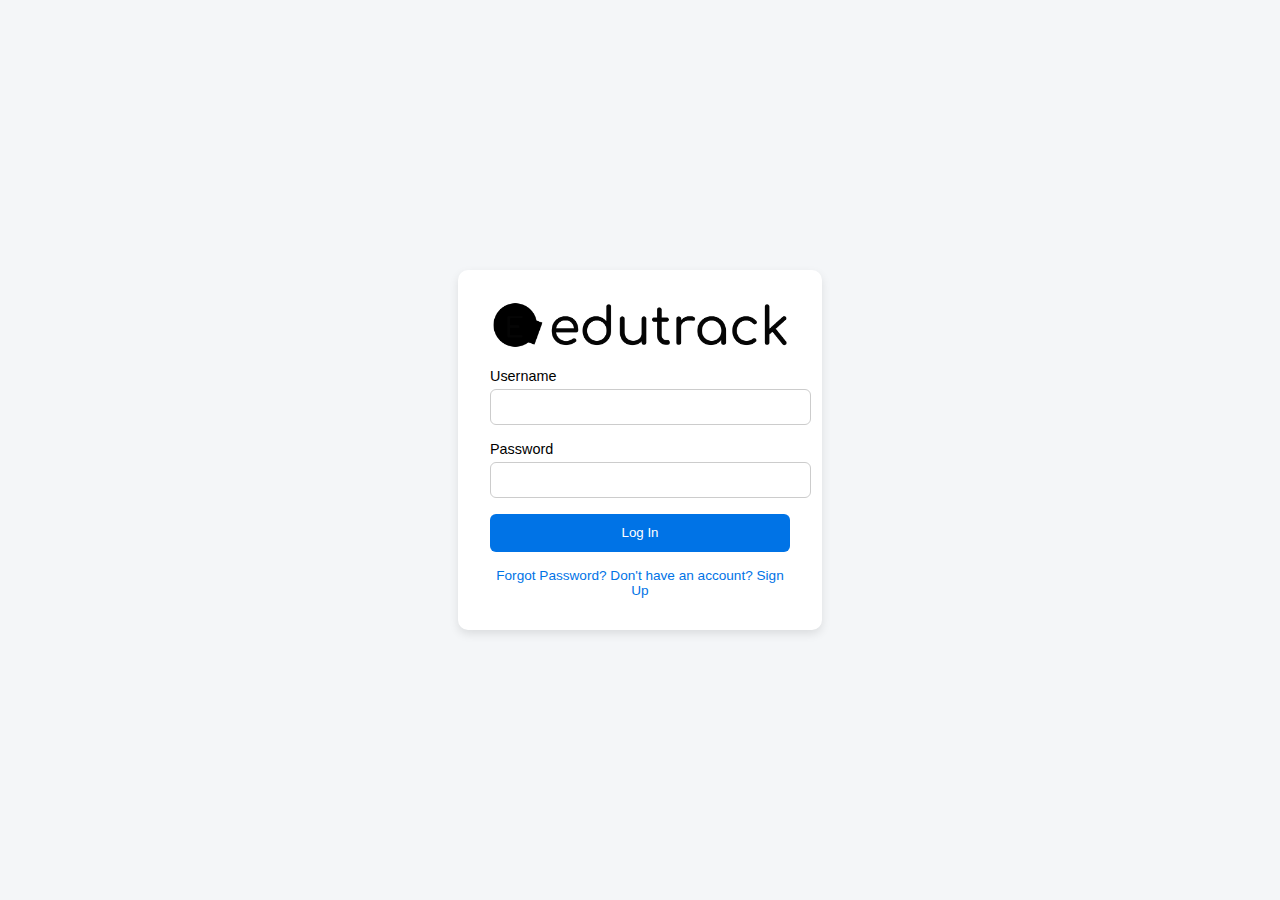
<file: index.html>
<!DOCTYPE html>
<html lang="en">

<head>
    <meta charset="UTF-8">
    <meta name="viewport" content="width=device-width, initial-scale=1.0">
    <title>Login</title>
    <link rel="icon" type="image/png" sizes="16x16" href="./favicon.ico">
    <link rel="stylesheet" href="./css/index.css">
    <script src="./js/login.js" defer></script>
</head>

<body>
        <div class="login-container">
            <header class="login-header">
                <img src="./assets/logos/edutrack.png" alt="Academica Logo" class="login-logo">
            </header>
            <form method="POST" class="login-form" id="login-form">
                <div class="form-group">
                    <label for="username">Username</label>
                    <input type="text" id="username" name="username" required>
                </div>
                <div class="form-group">
                    <label for="password">Password</label>
                    <input type="password" id="password" name="password" required>
                </div>
                <button type="submit" class="login-button">Log In</button>
                <div class="form-links">
                    <a href="#" class="forgot-password">Forgot Password?</a>
                    <a href="#" class="signup-link">Don't have an account? Sign Up</a>
                </div>
            </form>
        </div>
</body>

</html>
</file>
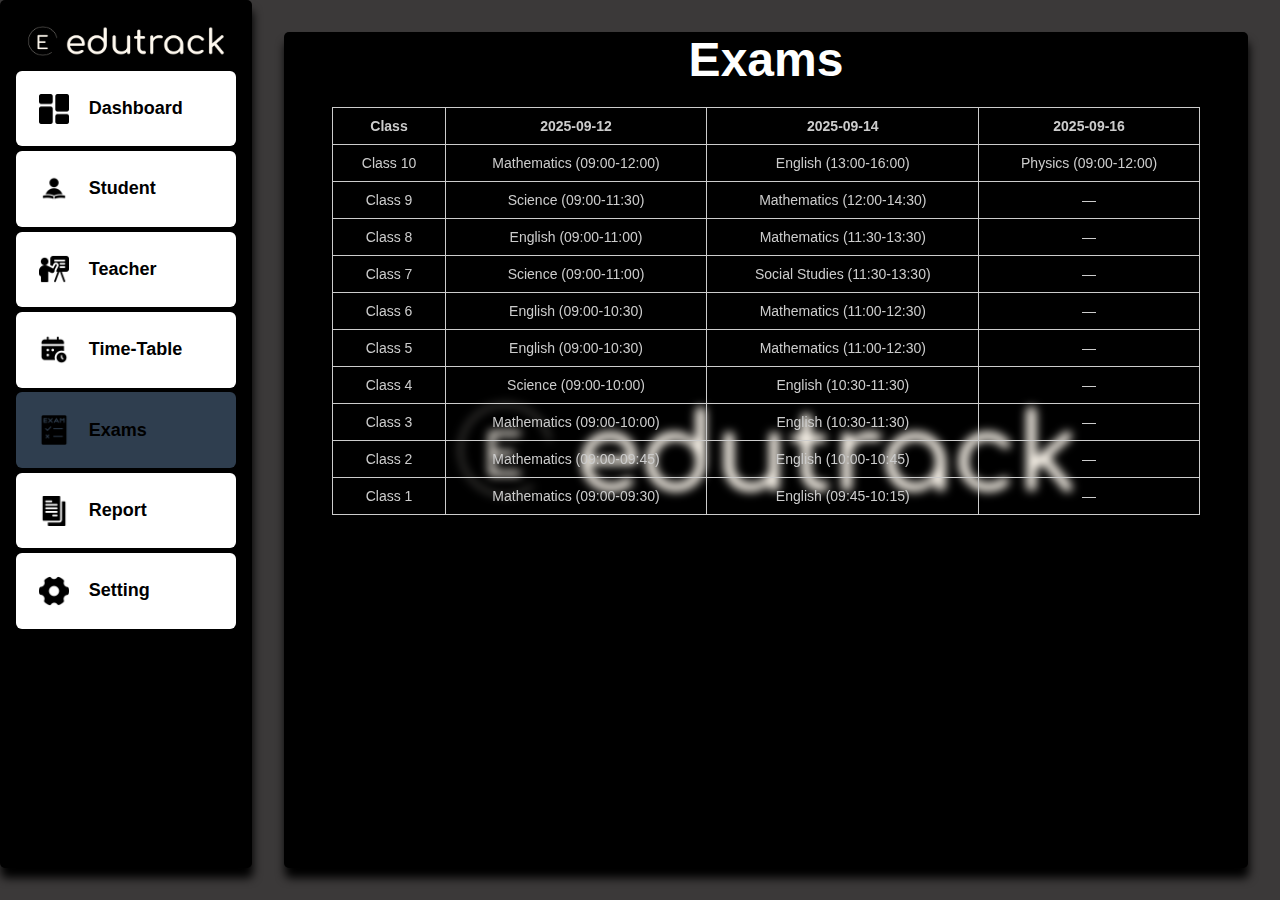
<file: exams.html>
<!DOCTYPE html>
<html>
    <head>
    <meta charset="UTF-8" />
    <meta name="viewport" content="width=device-width, initial-scale=1.0" />
    <title>Exams</title>
        <link rel="icon" type="image/png" sizes="16x16" href="./favicon.ico">

    <!-- <link rel="stylesheet" href="./css/student.css" /> -->
    <link rel="stylesheet" href="./css/common.css">
    <link rel="stylesheet" href="./css/sidebar.css">
    <link rel="stylesheet" href="./css/exams.css">
    <script src="./js/exams.js" defer></script>
  </head>
  <body>
    <div class="super-container">
        <aside class="sidebar">
        <img src="./assets/logos/edutrackWhite.png" id="logo" />
        <nav class="sidebar-nav">
          <ul>
            <a href="./home.html"><li><img src="./assets/dashboard.png" /> Dashboard</li> </a>
            <a href="./student.html"><li><img src="./assets/students.png" />Student</li></a>
            <a href="./teachers.html"><li><img src="./assets/teachers.png" />Teacher</li></a>
            <a href="./timetable.html"><li><img src="./assets/time-table.png" />Time-Table</li></a>
            <a href="./exams.html"><li class="highlight"><img src="./assets/exams.png" />Exams</li></a>
            <a href="./report.html"><li><img src="./assets/report.png" />Report</li></a>
            <a href="./settings.html"><li><img src="./assets/setting.png" />Setting</li></a>
          </ul>
        </nav>
      </aside>
      <main class="main-section">
        <div class="heading">Exams</div>
        <table class="exams-table">
          <thead>
            <tr id="header-row">
            </tr>
          </thead>
          <tbody id="table-body">
            <!-- Exam rows will be inserted here dynamically -->
          </tbody>
        </table>
      </main>
    </div>
  </body>
</html>
</file>
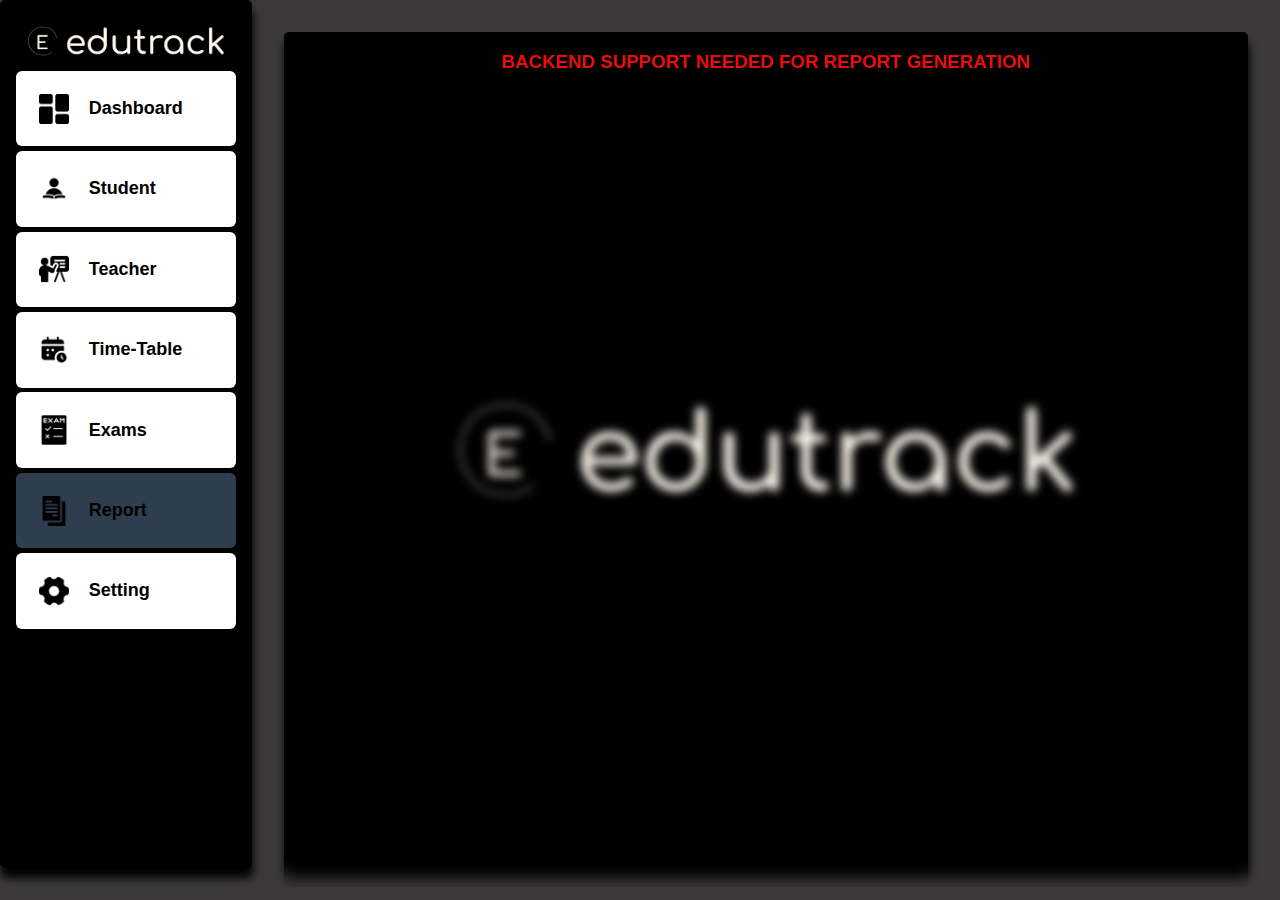
<file: report.html>
<!DOCTYPE html>
<html>
  <head>
    <meta charset="UTF-8" />
    <meta name="viewport" content="width=device-width, initial-scale=1.0" />
    <title>Report</title>
    <link rel="icon" type="image/png" sizes="16x16" href="./favicon.ico" />

    <!-- <link rel="stylesheet" href="./css/student.css" /> -->
    <link rel="stylesheet" href="./css/sidebar.css" />
    <link rel="stylesheet" href="./css/common.css" />
    <script src="./js/student.js" defer></script>
  </head>
  <body>
    <div class="super-container">
      <aside class="sidebar">
        <img src="./assets/logos/edutrackWhite.png" id="logo" />
        <nav class="sidebar-nav">
          <ul>
            <a href="./home.html"
              ><li><img src="./assets/dashboard.png" /> Dashboard</li>
            </a>
            <a href="./student.html"
              ><li><img src="./assets/students.png" />Student</li></a
            >
            <a href="./teachers.html"
              ><li><img src="./assets/teachers.png" />Teacher</li></a
            >
            <a href="./timetable.html"
              ><li><img src="./assets/time-table.png" />Time-Table</li></a
            >
            <a href="./exams.html"
              ><li><img src="./assets/exams.png" />Exams</li></a
            >
            <a href="./report.html"
              ><li class="highlight">
                <img src="./assets/report.png" />Report
              </li></a
            >
            <a href="./settings.html"
              ><li><img src="./assets/setting.png" />Setting</li></a
            >
          </ul>
        </nav>
      </aside>
      <main class="main-section">

        <div class="heading" style="width: 100%;height: 100%; justify-content: center; display: flex;">
          <h3 style="color: rgb(241, 10, 10);text-align: center; height: 100%;width: 100%;backdrop-filter: blur(5px)">BACKEND SUPPORT NEEDED FOR REPORT GENERATION</h3>
        </div>
      </main>
    </div>
  </body>
</html>
</file>
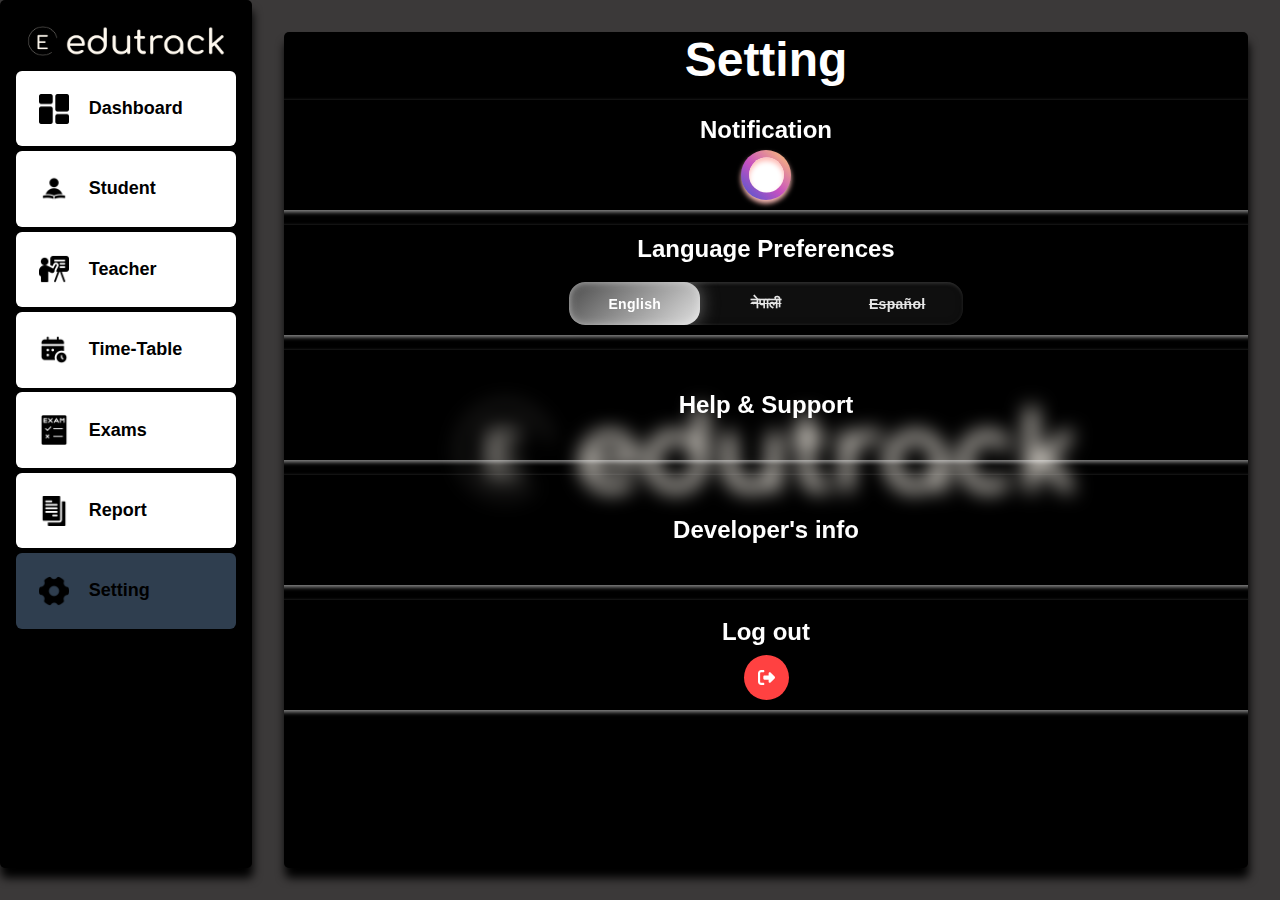
<file: settings.html>
<!DOCTYPE html>
<html>
  <head>
    <meta charset="UTF-8" />
    <meta name="viewport" content="width=device-width, initial-scale=1.0" />
    <title>Setting</title>
    <link rel="icon" type="image/png" sizes="16x16" href="./favicon.ico" />

    <link rel="stylesheet" href="./css/common.css" />
    <!-- <link rel="stylesheet" href="./css/setting.css" /> -->
    <link rel="stylesheet" href="./css/sidebar.css" />
    <link rel="stylesheet" href="./css/setting.css" />
    <script src="./js/settings.js" defer></script>
  </head>
  <body>
    <div class="super-container">
      <aside class="sidebar">
        <img src="./assets/logos/edutrackWhite.png" id="logo" />
        <div class="sidebar-content">
          <nav class="sidebar-nav">
            <ul>
              <a href="./home.html"
                ><li><img src="./assets/dashboard.png" /> Dashboard</li>
              </a>
              <a href="./student.html"
                ><li><img src="./assets/students.png" />Student</li></a
              >
              <a href="./teachers.html"
                ><li><img src="./assets/teachers.png" />Teacher</li></a
              >
              <a href="./timetable.html"
                ><li><img src="./assets/time-table.png" />Time-Table</li></a
              >
              <a href="./exams.html"
                ><li><img src="./assets/exams.png" />Exams</li></a
              >
              <a href="./report.html"
                ><li><img src="./assets/report.png" />Report</li></a
              >
              <a href="./settings.html"
                ><li class="highlight">
                  <img src="./assets/setting.png" />Setting
                </li></a
              >
            </ul>
          </nav>
        </div>
      </aside>
      <main class="main-section">
        <div class="header">Setting</div>
        <ul>
          <li>
            <span></span>
            <div class="setting-header">Notification</div>
            <div class="checkbox-wrapper">
              <input id="_checkbox-26" type="checkbox" />
              <label for="_checkbox-26">
                <div class="tick_mark"></div>
              </label>
            </div>
          </li>
          <li>
            <!-- <span></span> -->
            <div class="setting-header">Language Preferences</div>
            <h5 class="language-notification">Other language not available</h5>
            <!-- From Uiverse.io by chase2k25 -->
            <div class="glass-radio-group">
              <input type="radio" name="plan" id="glass-silver" checked="" />
              <label for="glass-silver">English</label>

              <input type="radio" name="plan" id="glass-gold" />
              <label for="glass-gold"><del>नेपाली</del></label>

              <input type="radio" name="plan" id="glass-platinum" />
              <label for="glass-platinum"><del>Español</del></label>

              <div class="glass-glider"></div>
            </div>
          </li>
          <li><span></span><div class="setting-header">Help & Support</div><span></span></li>
          <li><span></span><div class="setting-header">Developer's info</div><span></span></li>
          <li>
            <div></div>
            <div class="setting-header">Log out</div>
            <button class="Btn" id="logout-button">
              <div class="sign">
                <svg viewBox="0 0 512 512">
                  <path
                    d="M377.9 105.9L500.7 228.7c7.2 7.2 11.3 17.1 11.3 27.3s-4.1 20.1-11.3 27.3L377.9 406.1c-6.4 6.4-15 9.9-24 9.9c-18.7 0-33.9-15.2-33.9-33.9l0-62.1-128 0c-17.7 0-32-14.3-32-32l0-64c0-17.7 14.3-32 32-32l128 0 0-62.1c0-18.7 15.2-33.9 33.9-33.9c9 0 17.6 3.6 24 9.9zM160 96L96 96c-17.7 0-32 14.3-32 32l0 256c0 17.7 14.3 32 32 32l64 0c17.7 0 32 14.3 32 32s-14.3 32-32 32l-64 0c-53 0-96-43-96-96L0 128C0 75 43 32 96 32l64 0c17.7 0 32 14.3 32 32s-14.3 32-32 32z"
                  ></path>
                </svg>
              </div>
              <div class="text">Logout</div>
            </button>
          </li>
        </ul>
      </main>
    </div>
  </body>
</html>
</file>
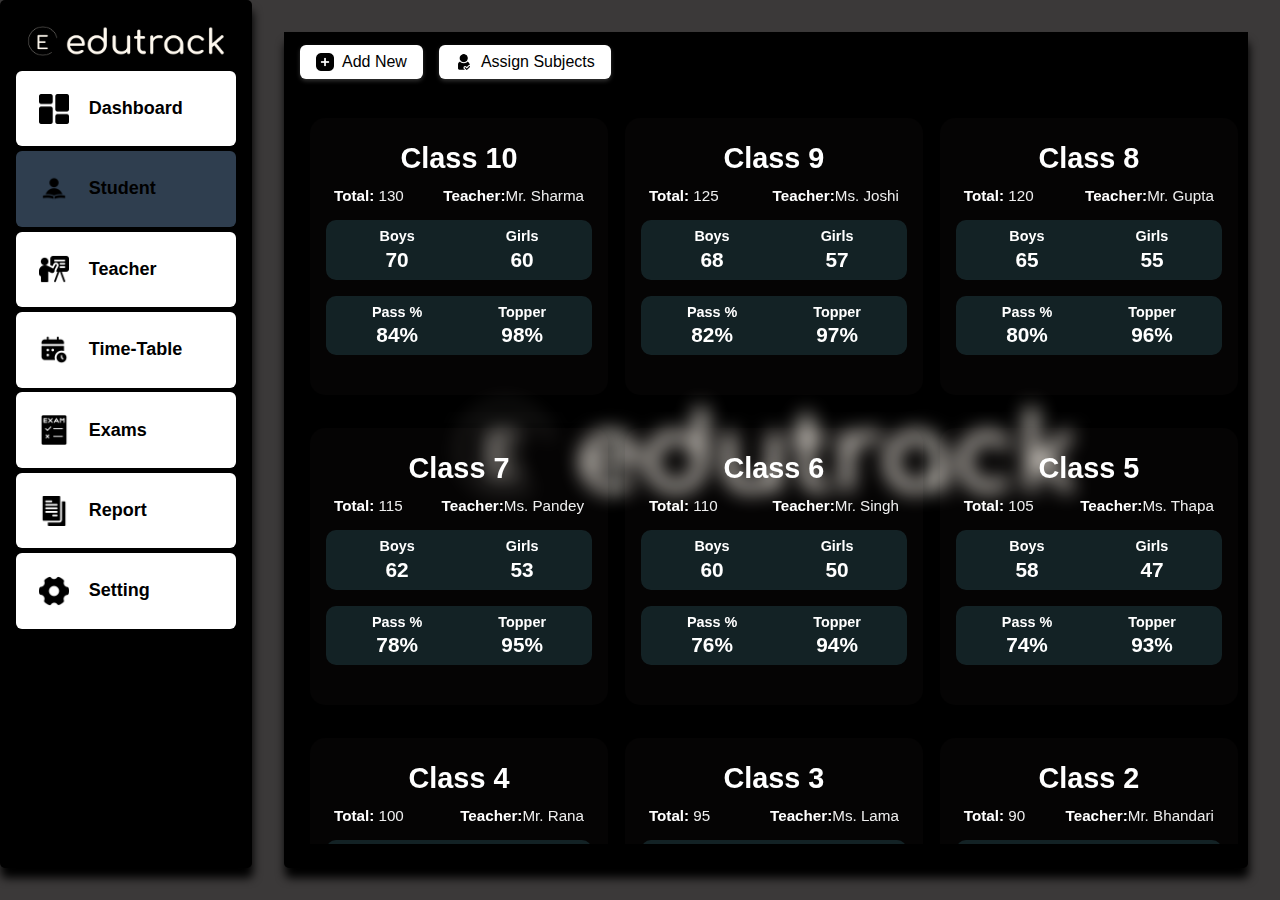
<file: student.html>
<!DOCTYPE html>
<html>
  <head>
    <meta charset="UTF-8" />
    <meta name="viewport" content="width=device-width, initial-scale=1.0" />
    <title>Student</title>
    <link rel="icon" type="image/png" sizes="16x16" href="./favicon.ico" />

    <link rel="stylesheet" href="./css/common.css" />
    <link rel="stylesheet" href="./css/student.css" />
    <link rel="stylesheet" href="./css/sidebar.css" />
    <script src="./js/demoData.js" type="module"></script>
    <script src="./js/student.js" type="module" defer></script>
    <script src="./js/common.js" defer></script>
  </head>
  <body>
    <div class="super-container">
      <aside class="sidebar">
        <img src="./assets/logos/edutrackWhite.png" id="logo" />
        <nav class="sidebar-nav">
          <ul>
            <a href="./home.html"
              ><li><img src="./assets/dashboard.png" /> Dashboard</li>
            </a>
            <a href="./student.html"
              ><li class="highlight">
                <img src="./assets/students.png" />Student
              </li></a
            >
            <a href="./teachers.html"
              ><li><img src="./assets/teachers.png" />Teacher</li></a
            >
            <a href="./timetable.html"
              ><li><img src="./assets/time-table.png" />Time-Table</li></a
            >
            <a href="./exams.html"
              ><li><img src="./assets/exams.png" />Exams</li></a
            >
            <a href="./report.html"
              ><li><img src="./assets/report.png" />Report</li></a
            >
            <a href="./settings.html"
              ><li><img src="./assets/setting.png" />Setting</li></a
            >
          </ul>
        </nav>
      </aside>
      <main class="main-section">
        <div class="optionbar">
          <nav class="option-nav">
            <ul>
              <li onclick="openModal('newStudentModal','Add New Student')">
                <a href="#" class="add-new-btn">
                  <img src="./assets/add.png" alt="Add" /> Add New
                </a>
              </li>
              <li>
                <a href="#" class="assign-subjects">
                  <img src="./assets/assign.png" alt="assign subject" />
                  Assign Subjects</a
                >
              </li>
            </ul>
          </nav>
        </div>
        <!-- New Student Modal -->
        <div id="newStudentModal" class="modal">
          <div class="modal-content">
            <!-- Header -->
            <div class="modal-header">
              <!-- Java script will insert <h2> title </h2 >  here -->
            </div>

            <!-- Student Form -->
            <form class="student-form">
              <div class="form-group">
                <label for="studentClass">Class</label>
                <select id="studentClass" required>
                  <!-- Options will be filled dynamically from JS -->
                </select>
              </div>
              <div class="form-group">
                <label for="studentName">Full Name</label>
                <input
                  type="text"
                  id="studentName"
                  name="studentName"
                  placeholder="Enter student's full name"
                  required
                />
              </div>
              <div class="form-group">
                <label>Gender:</label>
                <div class="gender-options">
                  <label>
                    <input type="radio" name="gender" value="Male" required />
                    Male
                  </label>
                  <label>
                    <input type="radio" name="gender" value="Female" required />
                    Female
                  </label>
                  <label>
                    <input type="radio" name="gender" value="Other" /> Other
                  </label>
                </div>
              </div>

              <div class="form-group">
                <label for="classRoll">Class Roll No</label>
                <input
                  type="text"
                  id="classRoll"
                  name="classRoll"
                  placeholder="e.g. 12"
                  required
                />
              </div>

              <div class="form-group">
                <label for="schoolRoll">School Roll No</label>
                <input
                  type="text"
                  id="schoolRoll"
                  name="schoolRoll"
                  placeholder="e.g. 2024-0312"
                  required
                />
              </div>

              <div class="form-group">
                <label for="dob">Date of Birth</label>
                <input type="date" id="dob" name="dob" required />
              </div>

              <div class="form-group">
                <label for="contact">Contact Number</label>
                <input
                  type="tel"
                  id="contact"
                  name="contact"
                  placeholder="9876543210"
                  required
                />
              </div>

              <div class="form-group">
                <label for="email">Email (Optional)</label>
                <input
                  type="email"
                  id="email"
                  name="email"
                  placeholder="example@mail.com"
                />
              </div>

              <!-- Actions -->
              <div class="form-actions">
                <button
                  type="button"
                  class="cancel-btn"
                  onclick="closeModal('newStudentModal')"
                >
                  Cancel
                </button>
                <button
                  type="submit"
                  class="submit-btn"
                  onclick="closeModal('newStudentModal')"
                >
                  Add Student
                </button>
              </div>
            </form>
          </div>
        </div>
        <!-- Class Details Modal -->
        <div id="classModal" class="modal">
          <div class="modal-content">
            <!-- Modal Header -->
            <div class="modal-header">
              <h2>Class 9 - A</h2>
              <span class="close-btn" onclick="closeModal('classModal')"
                >&times;</span
              >
            </div>

            <!-- Class Summary -->
            <div class="class-summary">
              <div><span>Total Students:</span> 130</div>
              <div><span>Average Rating:</span> 85%</div>
              <div><span>Class Teacher:</span> Mr. Sharma</div>
            </div>

            <!-- Student List -->
            <!-- Student List -->
            <div class="student-list">
              <h3>Students</h3>
              <ul id="student-list-ul">
                <li>
                  <div class="student-info">
                    <span class="student-name">Aarav Singh</span>
                    <div class="student-summary">
                      <span>Class Roll No: 12</span> |
                      <span>School Roll No: 2024-0312</span> |
                      <span>Contact: 9876543210</span> <br />
                      <span>Attendance: 92%</span> |
                      <span>Avg: 87%</span>
                    </div>
                  </div>
                  <button class="update-btn">Update</button>
                </li>

                <li>
                  <div class="student-info">
                    <span class="student-name">Priya Mehta</span>
                    <div class="student-summary">
                      <span>Class Roll No: 15</span> |
                      <span>School Roll No: 2024-0315</span> |
                      <span>Contact: 9876501234</span> <br />
                      <span>Attendance: 95%</span> |
                      <span>Avg: 91%</span>
                    </div>
                  </div>
                  <button class="update-btn">Update</button>
                </li>

                <li>
                  <div class="student-info">
                    <span class="student-name">Rohan Verma</span>
                    <div class="student-summary">
                      <span>Class Roll No: 18</span> |
                      <span>School Roll No: 2024-0318</span> |
                      <span>Contact: 9876009999</span> <br />
                      <span>Attendance: 88%</span> |
                      <span>Avg: 79%</span>
                    </div>
                  </div>
                  <button class="update-btn">Update</button>
                </li>
              </ul>
            </div>
          </div>
        </div>
        <div class="class-list" id="classlist">
          <div
            class="class-card"
            id="10"
            onclick="openModal('classModal' , '1')"
          >
            <div class="header">Class 10</div>
            <div class="info">
              <div><span>Total:</span> 130</div>
              <div><span>Teacher:</span> Mr. Sharma</div>
            </div>
            <div class="count-stats">
              <div class="stat-block">
                <div class="stat">Boys</div>
                <div class="number">70</div>
              </div>
              <div class="stat-block">
                <div class="stat">Girls</div>
                <div class="number">60</div>
              </div>
            </div>
            <div class="academic-highlight">
              <div class="stat-block">
                <div class="stat">Pass %</div>
                <div class="number">84%</div>
              </div>
              <div class="stat-block">
                <div class="stat">Topper</div>
                <div class="number">98%</div>
              </div>
            </div>
          </div>

          <div class="class-card" onclick="openModal('10')">
            <div class="header">Class 10</div>
            <div class="info">
              <div><span>Total:</span> 130</div>
              <div><span>Teacher:</span> Mr. Sharma</div>
            </div>
            <div class="count-stats">
              <div class="stat-block">
                <div class="stat">Boys</div>
                <div class="number">70</div>
              </div>
              <div class="stat-block">
                <div class="stat">Girls</div>
                <div class="number">60</div>
              </div>
            </div>
            <div class="academic-highlight">
              <div class="stat-block">
                <div class="stat">Pass %</div>
                <div class="number">84%</div>
              </div>
              <div class="stat-block">
                <div class="stat">Topper</div>
                <div class="number">98%</div>
              </div>
            </div>
          </div>

          <div class="class-card" onclick="openModal('10');">
            <div class="header">Class 10</div>
            <div class="info">
              <div><span>Total:</span> 130</div>
              <div><span>Teacher:</span> Mr. Sharma</div>
            </div>
            <div class="count-stats">
              <div class="stat-block">
                <div class="stat">Boys</div>
                <div class="number">70</div>
              </div>
              <div class="stat-block">
                <div class="stat">Girls</div>
                <div class="number">60</div>
              </div>
            </div>
            <div class="academic-highlight">
              <div class="stat-block">
                <div class="stat">Pass %</div>
                <div class="number">84%</div>
              </div>
              <div class="stat-block">
                <div class="stat">Topper</div>
                <div class="number">98%</div>
              </div>
            </div>
          </div>

          <div class="class-card" onclick="openModal('10')">
            <div class="header">Class 10</div>
            <div class="info">
              <div><span>Total:</span> 130</div>
              <div><span>Teacher:</span> Mr. Sharma</div>
            </div>
            <div class="count-stats">
              <div class="stat-block">
                <div class="stat">Boys</div>
                <div class="number">70</div>
              </div>
              <div class="stat-block">
                <div class="stat">Girls</div>
                <div class="number">60</div>
              </div>
            </div>
            <div class="academic-highlight">
              <div class="stat-block">
                <div class="stat">Pass %</div>
                <div class="number">84%</div>
              </div>
              <div class="stat-block">
                <div class="stat">Topper</div>
                <div class="number">98%</div>
              </div>
            </div>
          </div>

          <div class="class-card" onclick="openModal('10')">
            <div class="header">Class 10</div>
            <div class="info">
              <div><span>Total:</span> 130</div>
              <div><span>Teacher:</span> Mr. Sharma</div>
            </div>
            <div class="count-stats">
              <div class="stat-block">
                <div class="stat">Boys</div>
                <div class="number">70</div>
              </div>
              <div class="stat-block">
                <div class="stat">Girls</div>
                <div class="number">60</div>
              </div>
            </div>
            <div class="academic-highlight">
              <div class="stat-block">
                <div class="stat">Pass %</div>
                <div class="number">84%</div>
              </div>
              <div class="stat-block">
                <div class="stat">Topper</div>
                <div class="number">98%</div>
              </div>
            </div>
          </div>
          <div class="class-card" onclick="openModal('10')">
            <div class="header">Class 10</div>
            <div class="info">
              <div><span>Total:</span> 130</div>
              <div><span>Teacher:</span> Mr. Sharma</div>
            </div>
            <div class="count-stats">
              <div class="stat-block">
                <div class="stat">Boys</div>
                <div class="number">70</div>
              </div>
              <div class="stat-block">
                <div class="stat">Girls</div>
                <div class="number">60</div>
              </div>
            </div>
            <div class="academic-highlight">
              <div class="stat-block">
                <div class="stat">Pass %</div>
                <div class="number">84%</div>
              </div>
              <div class="stat-block">
                <div class="stat">Topper</div>
                <div class="number">98%</div>
              </div>
            </div>
          </div>
        </div>
      </main>
    </div>
  </body>
</html>
</file>
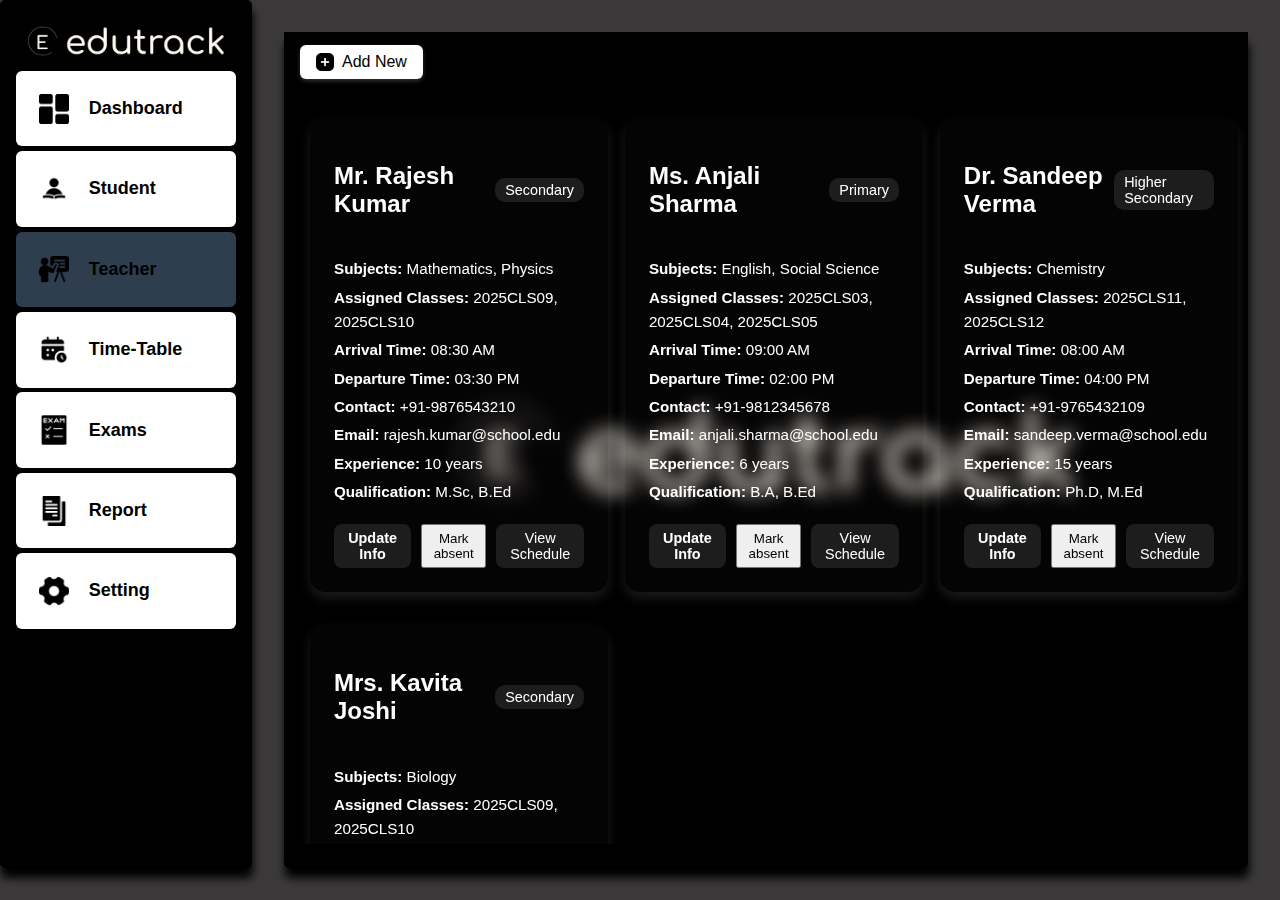
<file: teachers.html>
<!DOCTYPE html>
<html>
  <head>
    <meta charset="UTF-8" />
    <meta name="viewport" content="width=device-width, initial-scale=1.0" />
    <link rel="icon" type="image/png" sizes="16x16" href="./favicon.ico" />

    <title>Teachers</title>
    <!-- <link rel="stylesheet" href="./css/student.css" /> -->
    <link rel="stylesheet" href="./css/sidebar.css" />
    <link rel="stylesheet" href="./css/common.css" />
    <link rel="stylesheet" href="./css/teachers.css" />
    <script src="./js/teacher.js" type="module" defer></script>
    <script src="./js/common.js" defer></script>
  </head>
  <body>
    <div class="super-container">
      <aside class="sidebar">
        <img src="./assets/logos/edutrackWhite.png" id="logo" />
        <nav class="sidebar-nav">
          <ul>
            <a href="./home.html"
              ><li><img src="./assets/dashboard.png" /> Dashboard</li>
            </a>
            <a href="./student.html"
              ><li><img src="./assets/students.png" />Student</li></a
            >
            <a href="./teachers.html"
              ><li class="highlight">
                <img src="./assets/teachers.png" />Teacher
              </li></a
            >
            <a href="./timetable.html"
              ><li><img src="./assets/time-table.png" />Time-Table</li></a
            >
            <a href="./exams.html"
              ><li><img src="./assets/exams.png" />Exams</li></a
            >
            <a href="./report.html"
              ><li><img src="./assets/report.png" />Report</li></a
            >
            <a href="./settings.html"
              ><li><img src="./assets/setting.png" />Setting</li></a
            >
          </ul>
        </nav>
      </aside>
      <main class="main-section">
        <div class="optionbar">
          <nav class="option-nav">
            <ul>
              <li onclick="openModal('addTeacherModal','Add New Teacher')">
                <a href="#" class="add-new-btn">
                  <img src="./assets/add.png" alt="Add" /> Add New
                </a>
              </li>
              <!-- <li>
                <a href="#" class="assign-subjects">
                  <img src="./assets/assign.png" alt="assign subject" />
                  Assign Subjects</a
                >
              </li> -->
            </ul>
          </nav>
        </div>
        <div id="addTeacherModal" class="modal">
          <div class="modal-content">
            <!-- Header -->
            <div class="modal-header">
              <!-- Java script will insert <h2> title </h2 >  here -->
            </div>

            <!-- Student Form -->
            <form class="teacher-form">
              <div class="form-group">
                <label for="teacherName">Full Name</label>
                <input
                  type="text"
                  id="teacherName"
                  name="teacherName"
                  placeholder="Enter Teacher's full name"
                  required
                />
              </div>
              <div class="form-group">
                <label>Gender:</label>
                <div class="gender-options">
                  <label>
                    <input type="radio" name="gender" value="Male" required />
                    Male
                  </label>
                  <label>
                    <input type="radio" name="gender" value="Female" required />
                    Female
                  </label>
                  <label>
                    <input type="radio" name="gender" value="Other" /> Other
                  </label>
                </div>
              </div>
              <div class="form-group">
                <label for="specialty-subject-input">Specialty Subjects</label>
                <div class="add-subject-wrapper">
                  <input
                    type="text"
                    id="specialty-subject-input"
                    name="specialtySubject"
                    placeholder="e.g., Mathematics, Physics"
                  />
                  <button type="button" id="add-subject-btn">Add</button>
                </div>
                <div id="specialty-subjects-list" class="subjects-list"></div>
              </div>
              <div class="form-group">
                <label for="teacher-assigned-class"
                  >Class (hold Ctrl or Cmd to select multiple)</label
                >
                <select id="teacher-assigned-class" multiple required>
                  <!-- Options will be filled dynamically from JS -->
                </select>
              </div>
              <div class="form-group">
                <label for="teacher-level">Level</label>
                <select id="teacher-level" required>
                  <!-- Options will be filled dynamically from JS -->
                </select>
              </div>
              <div class="form-group">
                <label for="experience">Experience (in years)</label>
                <input
                  type="number"
                  id="experience"
                  name="experience"
                  placeholder="e.g. 5"
                  required
                />
              </div>
              <div class="form-group">
                <label for="dob">Date of Birth</label>
                <input type="date" id="dob" name="dob" required />
              </div>

              <div class="form-group">
                <label for="contact">Contact Number</label>
                <input
                  type="tel"
                  id="contact"
                  name="contact"
                  placeholder="9876543210"
                  required
                />
              </div>
              <div class="form-group">
                <label for="email">Email (Optional)</label>
                <input
                  type="email"
                  id="email"
                  name="email"
                  placeholder="example@mail.com"
                />
              </div>
              <div class="form-group">
                <label for="arrial">Arrival Time</label>
                <input type="time" id="arrival" name="arrival" required />
              </div>
              <div class="form-group">
                <label for="departure">Departure Time</label>
                <input type="time" id="departure" name="departure" required />
              </div>

              <!-- Actions -->
              <div class="form-actions">
                <button
                  type="button"
                  class="cancel-btn"
                  onclick="closeModal('addTeacherModal')"
                >
                  Cancel
                </button>
                <button
                  type="reset"
                  class="submit-btn"
                  onclick="closeModal('addTeacherModal')"
                >
                  Add Teacher
                </button>
              </div>
            </form>
          </div>
        </div>
        <div class="teachers-list" id="teachers-list">
          <!-- <div class="teacher-card" id="TCH2025SEC001">
            <div class="teacher-header">
              <h2 class="teacher-name">Mr. Rajesh Kumar</h2>
              <span class="teacher-level">Secondary</span>
            </div>
            <div class="teacher-details">
              <p><strong>Subjects:</strong> Mathematics, Physics</p>
              <p><strong>Assigned Classes:</strong> 2025CLS09, 2025CLS10</p>
              <p><strong>Arrival Time:</strong> 08:30 AM</p>
              <p><strong>Departure Time:</strong> 03:30 PM</p>
              <p><strong>Contact:</strong> +91-9876543210</p>
              <p><strong>Email:</strong> rajesh.kumar@school.edu</p>
            </div>

            <div class="teacher-actions">
              <button class="update-btn">Update Info</button>
              <button class="view-btn">View Schedule</button>
            </div>
          </div> -->
        </div>
      </main>
    </div>
  </body>
</html>
</file>
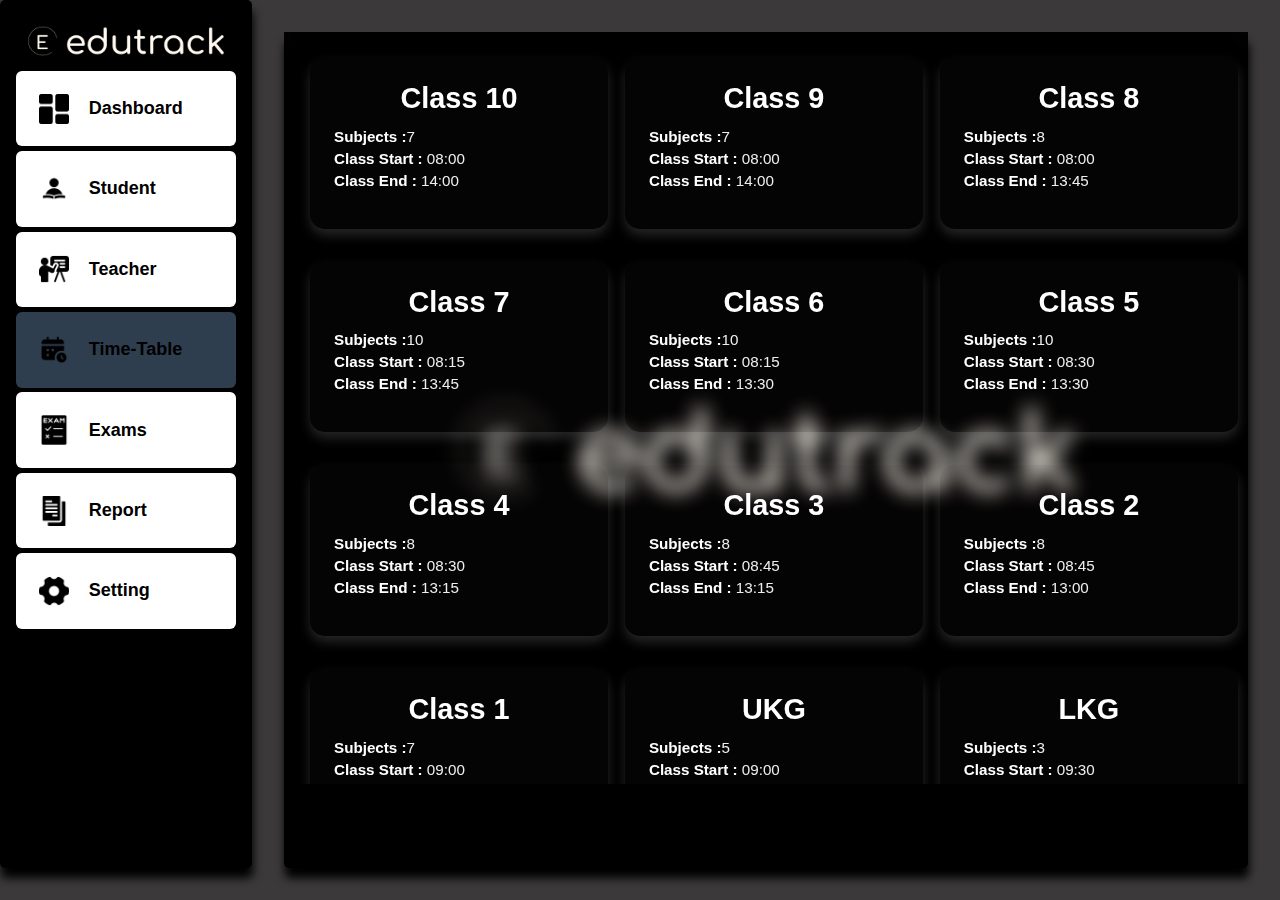
<file: timetable.html>
<!DOCTYPE html>
<html>
  <head>
    <meta charset="UTF-8" />
    <meta name="viewport" content="width=device-width, initial-scale=1.0" />
    <title>Time Table</title>
    <link rel="icon" type="image/png" sizes="16x16" href="./favicon.ico" />

    <link rel="stylesheet" href="./css/common.css" />
    <!-- <link rel="stylesheet" href="./css/student.css" /> -->
    <link rel="stylesheet" href="./css/sidebar.css" />
    <link rel="stylesheet" href="./css/timetable.css" />
    <script src="./js/common.js" defer></script>
    <script src="./js/timetable.js" defer></script>
  </head>
  <body>
    <div class="super-container">
      <aside class="sidebar">
        <img src="./assets/logos/edutrackWhite.png" id="logo" />
        <nav class="sidebar-nav">
          <ul>
            <a href="./home.html"
              ><li><img src="./assets/dashboard.png" /> Dashboard</li>
            </a>
            <a href="./student.html"
              ><li><img src="./assets/students.png" />Student</li></a
            >
            <a href="./teachers.html"
              ><li><img src="./assets/teachers.png" />Teacher</li></a
            >
            <a href="./timetable.html"
              ><li class="highlight">
                <img src="./assets/time-table.png" />Time-Table
              </li></a
            >
            <a href="./exams.html"
              ><li><img src="./assets/exams.png" />Exams</li></a
            >
            <a href="./report.html"
              ><li><img src="./assets/report.png" />Report</li></a
            >
            <a href="./settings.html"
              ><li><img src="./assets/setting.png" />Setting</li></a
            >
          </ul>
        </nav>
      </aside>
      <main class="main-section">
        <div class="modal" id="table-modal">
          <div class="modal-content">
            <div class="modal-header"></div>
            <div class="class-table">
              <table id="class-timetable">
                <thead>
                  <tr>
                    <th>Period</th>
                    <th>Subject</th>
                    <th>Teacher</th>
                    <th>Start Time</th>
                    <th>End Time</th>
                  </tr>
                </thead>
                <tbody id="table-body">
                  <!-- Timetable rows will be inserted here dynamically -->
                </tbody>
              </table>
            </div>
          </div>
        </div>
        <div class="table-list" id="table-list">
          <div class="class-card">
            <div class="header">Class 10</div>
            <div class="info">
              <div><span>Subjects :</span>10</div>
              <div><span>Class Start : </span>9:30 AM</div>
              <div><span>Class End : </span>5:30 PM</div>
            </div>
          </div>
        </div>
      </main>
    </div>
  </body>
</html>
</file>
<file: css/index.css>
body {
  margin: 0;
  font-family: Arial, sans-serif;
  background: #f4f6f8;
  display: flex;
  justify-content: center;
  align-items: center;
  height: 100vh;
}

.login-container {
  background: #fff;
  padding: 2rem;
  border-radius: 10px;
  box-shadow: 0 4px 10px rgba(0,0,0,0.1);
  width: 300px;
  text-align: center;
}

.login-logo {
  max-width: 100%;
  height: auto;
  margin-bottom: 1rem;
}

.form-group {
  margin-bottom: 1rem;
  text-align: left;
}

label {
  display: block;
  margin-bottom: 0.3rem;
  font-size: 0.9rem;
}

input {
  width: 100%;
  padding: 0.6rem;
  border: 1px solid #ccc;
  border-radius: 6px;
}

.login-button {
  width: 100%;
  padding: 0.7rem;
  background: #0073e6;
  color: white;
  border: none;
  border-radius: 6px;
  cursor: pointer;
}

.login-button:hover {
  background: #005bb5;
}

.form-links {
  margin-top: 1rem;
  font-size: 0.85rem;
}

.form-links a {
  color: #0073e6;
  text-decoration: none;
}

.form-links a:hover {
  text-decoration: underline;
}
</file>
<file: css/student.css>
body {
  margin: 0;
  font-family: Arial, sans-serif;
  background: #f4f6f8;
}
.main-section{
  position: relative;
}

/* .student-container {
  display: flex;
  min-height: 100vh;
  background-color: rgba(29, 27, 27, 0.863);
} */
.class-list {
  height:80vh;
  overflow: scroll;       
  padding: 1rem;
  display: grid;
  grid-template-columns:repeat(auto-fit,minmax(300px,1fr));
  gap: 0.8rem;         
  backdrop-filter: blur(10px);
  
}

.class-card {
  display: flex;
  flex-direction: column;
  align-items: center;
  background-color: rgba(88, 76, 76, 0.055);
  border-radius: 15px;
  padding: 1.5rem;
  margin: 10px;
  color: #fff;
  box-shadow: 0 6px 12px rgba(0,0,0,0.15);
  transition: transform 0.3s ease, box-shadow 0.3s ease;
  cursor: pointer;
  width: clamp(250px, 80%, 350px);
}

.class-card:hover {
  transform: translateY(-5px);
  box-shadow: 0 12px 20px rgba(0,0,0,0.25);
}

.header {
  font-size: 1.8rem;
  font-weight: bold;
  margin-bottom: 0.8rem;
  text-align: center;
  color: #ffffff;
}

.info {
  display: flex;
  justify-content: space-between;
  width: 100%;
  font-size: 0.95rem;
  margin-bottom: 1rem;
  color: #eee;
}

.info span {
  font-weight: bold;
  color: #ffffff;
}

.count-stats, .academic-highlight {
  display: flex;
  justify-content: space-around;
  width: 100%;
  margin-bottom: 1rem;
  background: rgba(64, 125, 136, 0.25);
  padding: 0.5rem;
  border-radius: 10px;
}

.stat-block {
  text-align: center;
}

.stat {
  font-size: 0.9rem;
  font-weight: 600;
}

.number {
  font-size: 1.3rem;
  font-weight: bold;
  margin-top: 0.2rem;
}
/* Modal background */
#newStudentModal{
  display: none;
}
#classModal{
  display:none;
}

.modal {
  position: absolute;
  top: 0; left: 0;
  width: 100%; height: 100%;
  background: rgba(0,0,0,0.6);
  z-index: 999;
  justify-content: center;
  align-items: center;
}
.modal-content {
  backdrop-filter: blur(15px);
  color: #fff;
  padding: 1.5rem;
  border-radius: 12px;
  width: 80%;
  max-width: 900px;
  max-height: 90vh;
  overflow-y: auto;
  box-shadow: 0 10px 20px rgba(0,0,0,0.3);
  animation: fadeIn 0.3s ease;
}
.modal-header {
  display: flex;
  justify-content: space-between;
  align-items: center;
  border-bottom: 2px solid rgba(255,255,255,0.2);
  margin-bottom: 1rem;
}

.modal-header h2 {
  font-size: 1.6rem;
  font-weight: bold;
}

.close-btn {
  font-size: 1.5rem;
  cursor: pointer;
  transition: 0.3s;
}

.close-btn:hover {
  color: #f44336;
}

.class-summary {
  display: flex;
  justify-content: space-around;
  background: rgba(64,125,136,0.25);
  border-radius: 10px;
  padding: 0.8rem;
  margin-bottom: 1rem;
}

.class-summary span {
  font-weight: bold;
}
.student-list ul {
  list-style: none;
  padding: 0;
  margin: 0;
}

.student-list li {
  display: flex;
  justify-content: space-between;
  align-items: flex-start;
  background: rgba(255,255,255,0.08);
  border-radius: 8px;
  padding: 0.7rem 1rem;
  margin-bottom: 0.7rem;
  flex-wrap: wrap;
}

.student-info {
  flex: 1;
  margin-right: 1rem;
}

.student-name {
  font-weight: bold;
  font-size: 1.1rem;
  margin-bottom: 0.3rem;
  display: block;
  color: #ffffff;
}

.student-summary {
  font-size: 0.85rem;
  color: #ddd;
  line-height: 1.4;
}

.student-summary span {
  margin-right: 0.5rem;
  display: inline-block;
}

.update-btn {
  padding: 0.4rem 0.8rem;
  background: #1e4e968c;
  border: none;
  border-radius: 6px;
  color: #fff;
  font-weight: bold;
  cursor: pointer;
  transition: 0.2s;
  align-self: center;
}

.update-btn:hover {
  background: #1154e6;
}
.student-form {
  display: flex;
  flex-direction: column;
  gap: 1rem;
}

.form-group {
  display: flex;
  flex-direction: column;
}

.form-group label {
  font-weight: bold;
  margin-bottom: 0.3rem;
}

.form-group input {
  padding: 0.5rem;
  border-radius: 6px;
  border: none;
  outline: none;
  font-size: 0.95rem;
  background: rgba(255,255,255,0.1);
  color: #fff;
}

.form-group input::placeholder {
  color: #bbb;
}
.gender-options {
  display: flex;
  gap: 1rem;
  margin-top: 5px;
}

.gender-options label {
  font-weight: 500;
  color: #ffffff;
  cursor: pointer;
}

.gender-options input[type="radio"] {
  margin-right: 5px;
  accent-color: #407d88; /* matches your color scheme */
}

.form-group select {
  padding: 0.5rem;
  border-radius: 6px;
  border: none;
  outline: none;
  font-size: 0.95rem;
  background: rgba(255,255,255,0.1);
  color: #fff;
  cursor: pointer;
}

.form-group select option {
  background: #2c3e50;
  color: #fff;
}

/* Actions */
.form-actions {
  display: flex;
  justify-content: flex-end;
  gap: 1rem;
  margin-top: 1rem;
}

.cancel-btn, .submit-btn {
  padding: 0.6rem 1.2rem;
  border: none;
  border-radius: 6px;
  font-weight: bold;
  cursor: pointer;
  transition: 0.2s;
}

.cancel-btn {
  background: #db0606;
  color: #fff;
}

.cancel-btn:hover {
  background: #910101;
}

.submit-btn {
  background: #0d59e6;
  color: #fff;
}

.submit-btn:hover {
  background: #002d80;
}

/* Animation */
@keyframes fadeIn {
  from { opacity: 0; transform: translateY(-20px); }
  to { opacity: 1; transform: translateY(0); }
}
</file>
<file: css/common.css>
body{
    margin: 0;
  font-family: Arial, sans-serif;
  background: #f4f6f8;
}
.super-container{
    display: flex;
  min-height: 100vh;
  background-color: rgba(29, 27, 27, 0.863);
}
.main-section{
    flex: 1;
  /* padding: 2rem; */
  margin: 2rem;
  /* border: 2px red solid; */
  border-radius: 5px;
  background-image: url("../assets/logos/edutrackAwhite.png");
  background-size: contain;
  background-repeat:no-repeat;
  background-position: center;
  background-color: black;
box-shadow: 1px 10px 10px black;
}
.highlight{
  background-color: #2f3e4f !important;
}
.optionbar {
  background: #000; 
  padding: 0.8rem 1rem;
}

.option-nav ul {
  list-style: none;
  margin: 0;
  padding: 0;
  display: flex;
  gap: 1rem;
}

.option-nav li {
  display: flex;
}

.option-nav a {
  display: flex;
  align-items: center;
  gap: 8px;
  text-decoration: none;
  background-color: white;
  color: black;
  padding: 0.5rem 1rem;
  border-radius: 6px;
  transition: background 0.2s, color 0.2s;
  box-shadow: 0 2px 4px rgba(255,255,255,0.2);
}

.option-nav a img {
  width: 18px;
  height: 18px;
}

/* Hover effect */
.option-nav a:hover {
  background: #2f3e4f;
  color: #ffffff;
}
.modal {
/* display: none; none for hide and flex for display */
  position: absolute;
  top: 0; left: 0;
  width: 100%; height: 100%;
  background: rgba(0,0,0,0.6);
  z-index: 999;
  justify-content: center;
  align-items: center;
}
.modal-content {
  backdrop-filter: blur(15px);
  color: #fff;
  padding: 1.5rem;
  border-radius: 12px;
  width: 80%;
  max-width: 900px;
  max-height: 90vh;
  overflow-y: auto;
  box-shadow: 0 10px 20px rgba(0,0,0,0.3);
  animation: fadeIn 0.3s ease;
}
.modal-header {
  display: flex;
  justify-content: space-between;
  align-items: center;
  border-bottom: 2px solid rgba(255,255,255,0.2);
  margin-bottom: 1rem;
}

.modal-header h2 {
  font-size: 1.6rem;
  font-weight: bold;
}

.close-btn {
  font-size: 1.5rem;
  cursor: pointer;
  transition: 0.3s;
}

.close-btn:hover {
  color: #f44336;
}
</file>
<file: css/sidebar.css>
/* Base styles for the sidebar (for desktop) */
.sidebar {
  width: 220px;
  background: #000000;
  color: #000;
  display: flex;
  flex-direction: column;
  padding: 1rem;
  font-size: large;
  font-weight: bold;
  margin-bottom: 2rem;
  border-radius: 5px;
  box-shadow: 1px 10px 10px black;
  transition: all 0.3s ease-in-out;
}

.sidebar img {
  margin: 10px;
  height: 30px;
  /* width: 25px; */
}
/* #logo {
  display: none; */
/* } */
.sidebar-nav ul {
  list-style: none;
  padding: 0;
  margin: 0;
}

.sidebar-nav li {
  display: flex;
  align-items: center;
  background-color: #ffffff;
  gap: 10px;
  padding: 0.8rem;
  margin: 0.3rem 0;
  border-radius: 6px;
  cursor: pointer;
  transition: background 0.3s ease;
}

.sidebar-nav li:hover {
  background: #2f3e4f;
  color: #ffffff;
}

a {
  color: initial;
  text-decoration: none;
}

@media screen and (max-width: 768px) {
  .sidebar {
    width: 100%;
    height: auto; 
    flex-direction: row;
    position: fixed;
    bottom: 0;
    left: 0;
    margin: 0; 
    padding: 0.5rem 0; 
    justify-content: space-around;
    align-items: center; 
    border-radius: 0; 
    box-shadow: 0 -2px 10px rgba(0, 0, 0, 0.2);
    z-index: 9999;
  }

  
  body {
    padding-bottom: 60px; 
  }

  .sidebar img {
   
    height: 30px;
    margin: 0;

  }
  #logo{
    display:none;
  }
  
  .sidebar-nav ul {
    display: flex; 
    flex-direction: row;
    width: 100%;
    justify-content: space-around;
  }

  .sidebar-nav li {
    flex-direction: column; 
    align-items: center;
    padding: 0.5rem; 
    background-color: transparent; 
    color: #ffffff; 
  }
  
  .sidebar-nav li:hover {
    background: transparent; 
  }

  .sidebar-nav li img {
    margin-bottom: 5px; 
    /* filter: brightness(0) invert(1);  */
  }

  a {
    color: #ffffff;
    font-size: small;
  }
}
</file>
<file: css/exams.css>
.heading {
  font-size: 3rem;
  font-weight: bold;
  margin-bottom: 0.8rem;
  text-align: center;
  color: #ffffff;
}

table {
  width: 90%;
  margin: 20px auto;         
  border-collapse: collapse;
  font-family: Arial, sans-serif;
  font-size: 14px;
  color: #ccc;
  backdrop-filter: blur(5px);
}

th, td {
  border: 1px solid #ccc;
  padding: 10px 15px;        /* cell spacing */
  text-align: center;
}

th {
  font-weight: bold;
}
</file>
<file: css/setting.css>
.main-section {
  overflow: auto;
  display: flex;
  flex-direction: column;
  align-items: center;
}

.main-section ul {
  /* Set both UL and LI to 100% to fill the space */
  width: 100%; 
  list-style: none;
  padding: 0;
  margin: 0;
  backdrop-filter: blur(10px);
  /* Added display and justify-content to center list items */
  display: flex;
  flex-direction: column;
  align-items: center;
  gap: 15px; /* Added a gap between list items for better spacing */
}

.main-section li {
  /* Set both UL and LI to 100% to fill the space */
  width: 100%;
  height: 10vh;
  color: #ffffff;
  /* Removed unused/duplicate properties */
  padding: 10px;
  border-radius: 5px;
  display: flex;
  flex-direction: column;
  justify-content: space-between;
  align-items: center;
  box-shadow: 0 2px 4px rgba(247, 247, 247, 0.589);
  transition: all 0.5s ease;
}

.main-section li:hover {
  box-shadow: 0 2px 4px rgb(247, 247, 247);
  background-color: #38353569;
  transition: all 0.5s ease;
}

.header {
  font-size: 3rem;
  font-weight: bold;
  margin-bottom: 0.8rem;
  text-align: center;
  color: #ffffff;
}

.setting-header {
  font-size: 1.5rem;
  font-weight: 900;
}

/* From Uiverse.io by JaydipPrajapati1910 */
/* From Uiverse.io by PriyanshuGupta28 */
.checkbox-wrapper * {
  -webkit-tap-highlight-color: transparent;
  outline: none;
}

.checkbox-wrapper input[type="checkbox"] {
  display: none;
}

.checkbox-wrapper label {
  --size: 50px;
  --shadow: calc(var(--size) * .07) calc(var(--size) * .1);
  position: relative;
  display: block;
  width: var(--size);
  height: var(--size);
  margin: 0 auto;
  background-color: #4158D0;
  background-image: linear-gradient(43deg, #4158D0 0%, #C850C0 46%, #FFCC70 100%);
  border-radius: 50%;
  box-shadow: 0 var(--shadow) #ffbeb8;
  cursor: pointer;
  transition: 0.2s ease transform, 0.2s ease background-color,
    0.2s ease box-shadow;
  overflow: hidden;
  z-index: 1;
}

.checkbox-wrapper label:before {
  content: "";
  position: absolute;
  top: 50%;
  right: 0;
  left: 0;
  width: calc(var(--size) * .7);
  height: calc(var(--size) * .7);
  margin: 0 auto;
  background-color: #fff;
  transform: translateY(-50%);
  border-radius: 50%;
  box-shadow: inset 0 var(--shadow) #ffbeb8;
  transition: 0.2s ease width, 0.2s ease height;
}

.checkbox-wrapper label:hover:before {
  width: calc(var(--size) * .55);
  height: calc(var(--size) * .55);
  box-shadow: inset 0 var(--shadow) #ff9d96;
}

.checkbox-wrapper label:active {
  transform: scale(0.9);
}

.checkbox-wrapper .tick_mark {
  position: absolute;
  top: -1px;
  right: 0;
  left: calc(var(--size) * -.05);
  width: calc(var(--size) * .6);
  height: calc(var(--size) * .6);
  margin: 0 auto;
  margin-left: calc(var(--size) * .14);
  transform: rotateZ(-40deg);
}

.checkbox-wrapper .tick_mark:before,
.checkbox-wrapper .tick_mark:after {
  content: "";
  position: absolute;
  background-color: #fff;
  border-radius: 2px;
  opacity: 0;
  transition: 0.2s ease transform, 0.2s ease opacity;
}

.checkbox-wrapper .tick_mark:before {
  left: 0;
  bottom: 0;
  width: calc(var(--size) * .1);
  height: calc(var(--size) * .3);
  box-shadow: -2px 0 5px rgba(0, 0, 0, 0.23);
  transform: translateY(calc(var(--size) * -.68));
}

.checkbox-wrapper .tick_mark:after {
  left: 0;
  bottom: 0;
  width: 100%;
  height: calc(var(--size) * .1);
  box-shadow: 0 3px 5px rgba(0, 0, 0, 0.23);
  transform: translateX(calc(var(--size) * .78));
}

.checkbox-wrapper input[type="checkbox"]:checked + label {
  background-color: #4158D0;
  background-image: linear-gradient(43deg, #4158D0 0%, #C850C0 46%, #FFCC70 100%);
  box-shadow: rgba(0, 0, 0, 0.3) 0px 19px 38px, rgba(0, 0, 0, 0.22) 0px 15px 12px;
}

.checkbox-wrapper input[type="checkbox"]:checked + label:before {
  width: 0;
  height: 0;
}

.checkbox-wrapper input[type="checkbox"]:checked + label .tick_mark:before,
.checkbox-wrapper input[type="checkbox"]:checked + label .tick_mark:after {
  transform: translate(0);
  opacity: 1;
}

/* From Uiverse.io by chase2k25 */
.glass-radio-group {
  --bg: rgba(255, 255, 255, 0.06);
  --text: #e5e5e5;
  display: flex;
  position: relative;
  background: var(--bg);
  border-radius: 1rem;
  backdrop-filter: blur(12px);
  box-shadow:
    inset 1px 1px 4px rgba(255, 255, 255, 0.2),
    inset -1px -1px 6px rgba(0, 0, 0, 0.3),
    0 4px 12px rgba(0, 0, 0, 0.15);
  overflow: hidden;
  width: fit-content;
}

.glass-radio-group input {
  display: none;
}

.glass-radio-group label {
  flex: 1;
  display: flex;
  align-items: center;
  justify-content: center;
  min-width: 80px;
  font-size: 14px;
  padding: 0.8rem 1.6rem;
  cursor: pointer;
  font-weight: 600;
  letter-spacing: 0.3px;
  color: var(--text);
  position: relative;
  z-index: 2;
  transition: color 0.3s ease-in-out;
}

.glass-radio-group label:hover {
  color: white;
}

.glass-radio-group input:checked+label {
  color: #fff;
}

.glass-glider {
  position: absolute;
  top: 0;
  bottom: 0;
  width: calc(100% / 3);
  border-radius: 1rem;
  z-index: 1;
  transition:
    transform 0.5s cubic-bezier(0.37, 1.95, 0.66, 0.56),
    background 0.4s ease-in-out,
    box-shadow 0.4s ease-in-out;
}

/* Silver */
#glass-silver:checked~.glass-glider {
  transform: translateX(0%);
  background: linear-gradient(135deg, #c0c0c055, #e0e0e0);
  box-shadow:
    0 0 18px rgba(192, 192, 192, 0.5),
    0 0 10px rgba(255, 255, 255, 0.4) inset;
}

/* Gold */
#glass-gold:checked~.glass-glider {
  transform: translateX(100%);
  background: linear-gradient(135deg, #ffd70055, #ffcc00);
  box-shadow:
    0 0 18px rgba(255, 215, 0, 0.5),
    0 0 10px rgba(255, 235, 150, 0.4) inset;
}

/* Platinum */
#glass-platinum:checked~.glass-glider {
  transform: translateX(200%);
  background: linear-gradient(135deg, #d0e7ff55, #a0d8ff);
  box-shadow:
    0 0 18px rgba(160, 216, 255, 0.5),
    0 0 10px rgba(200, 240, 255, 0.4) inset;
}

.language-notification {
  display: none;
  color: red;
}

.sidebar-toggle {
  display: none;
  cursor: pointer;
  width: 40px;
  height: 40px;
  border-radius: 50%;
  background: #000;
  color: #fff;
  padding: 5px;
  margin-bottom: 1rem;
}
.Btn {
  display: flex;
  align-items: center;
  justify-content: flex-start;
  width: 45px;
  height: 45px;
  border: none;
  border-radius: 50%;
  cursor: pointer;
  position: relative;
  overflow: hidden;
  transition-duration: .3s;
  box-shadow: 2px 2px 10px rgba(0, 0, 0, 0.199);
  background-color: rgb(255, 65, 65);
}

/* plus sign */
.sign {
  width: 100%;
  transition-duration: .3s;
  display: flex;
  align-items: center;
  justify-content: center;
}

.sign svg {
  width: 17px;
}

.sign svg path {
  fill: white;
}
/* text */
.text {
  position: absolute;
  right: 0%;
  width: 0%;
  opacity: 0;
  color: white;
  font-size: 1.2em;
  font-weight: 600;
  transition-duration: .3s;
}
/* hover effect on button width */
.Btn:hover {
  width: 125px;
  border-radius: 40px;
  transition-duration: .3s;
}

.Btn:hover .sign {
  width: 30%;
  transition-duration: .3s;
  padding-left: 20px;
}
/* hover effect button's text */
.Btn:hover .text {
  opacity: 1;
  width: 70%;
  transition-duration: .3s;
  padding-right: 10px;
}
/* button click effect*/
.Btn:active {
  transform: translate(2px ,2px);
}
/* Responsive CSS */
@media (max-width: 768px) {
  .main-section li {
    width: 95%;
    flex-direction: column;
    height: auto;
    padding: 15px;
  }

  .header {
    font-size: 2rem;
  }

  .setting-header {
    font-size: 1.2rem;
  }

  .glass-radio-group {
    width: 100%;
    /* Ensure the radio group is full-width */
  }

  .glass-radio-group label {
    font-size: 12px;
    padding: 0.6rem 1rem;
  }
}
</file>
<file: css/teachers.css>
body {
  margin: 0;
  font-family: Arial, sans-serif;
  background: #f4f6f8;
}
.main-section{
  position: relative;
}

/* .teacher-container {
  display: flex;
  min-height: 100vh;
  background-color: rgba(29, 27, 27, 0.863);
} */

.teachers-list {
  height:80vh;
  overflow: scroll;      
  padding: 1rem;
  display: grid;
  grid-template-columns:repeat(auto-fit,minmax(300px,1fr));
  gap: 0.8rem;           
  backdrop-filter: blur(10px);
  
}

.teacher-card {
  display: flex;
  flex-direction: column;
  align-items: center;
  background-color: rgba(88, 76, 76, 0.055);
  border-radius: 15px;
  padding: 1.5rem;
  margin: 10px;
  color: #fff;
  box-shadow: 0 6px 12px rgba(184, 181, 181, 0.15);
  transition: transform 0.3s ease, box-shadow 0.3s ease;
  cursor: pointer;
  width: clamp(250px, 80%, 350px);
}

.teacher-card:hover {
  transform: translateY(-5px);
  box-shadow: 0 12px 20px rgba(0,0,0,0.25);
}

.teacher-header {
  display: flex;
  justify-content: space-between;
  align-items: center;
  width: 100%;
  margin-bottom: 1rem;
}

.teacher-name {
  font-size: 1.5rem;
  font-weight: bold;
}

.teacher-level {
  font-size: 0.9rem;
  background-color: rgba(255,255,255,0.1);
  padding: 4px 10px;
  border-radius: 10px;
}

.teacher-details {
  width: 100%;
  font-size: 0.95rem;
  line-height: 1.6;
  margin-bottom: 1rem;
}

.teacher-details p {
  margin: 4px 0;
}
#teacher-assigned-class {
  border: 2px solid #0078d7;
  border-radius: 6px;
  /* padding: 6px; */
  /* background: #f8faff; */
  font-size: 1rem;
  min-height: 120px;
  outline: none;
  margin-bottom: 0.5rem;
}

/* Style selected options */
#teacher-assigned-class option:checked {
  background-color: #0078d7;
  color: #fff;
  font-weight: bold;
}

/* Optional: Add a subtle box-shadow when focused */
#teacher-assigned-class:focus {
  box-shadow: 0 0 0 2px #0078d7;
}
.teacher-actions {
  display: flex;
  gap: 10px;
  width: 100%;
  justify-content: flex-end;
}

.teacher-card:hover {
  transform: translateY(-5px);
  box-shadow: 0 8px 16px rgba(0,0,0,0.25);
}

.teacher-actions .update-btn,
.teacher-actions .view-btn {
  background-color: rgba(255,255,255,0.1);
  border: none;
  padding: 6px 12px;
  border-radius: 8px;
  cursor: pointer;
  color: #fff;
  font-size: 0.9rem;
  transition: background 0.3s;
}

.teacher-actions .update-btn:hover,
.teacher-actions .view-btn:hover {
  background-color: rgba(255,255,255,0.25);
}

/* Modal background */
#addTeacherModal{
  display: none;
}
#classModal{
  display:none;
}

.modal {
/* display: none; none for hide and flex for display */
  position: absolute;
  top: 0; left: 0;
  width: 100%; height: 100%;
  background: rgba(0,0,0,0.6);
  z-index: 999;
  justify-content: center;
  align-items: center;
}
.modal-content {
  backdrop-filter: blur(15px);
  color: #fff;
  padding: 1.5rem;
  border-radius: 12px;
  width: 80%;
  max-width: 900px;
  max-height: 90vh;
  overflow-y: auto;
  box-shadow: 0 10px 20px rgba(0,0,0,0.3);
  animation: fadeIn 0.3s ease;
}
.modal-header {
  display: flex;
  justify-content: space-between;
  align-items: center;
  border-bottom: 2px solid rgba(255,255,255,0.2);
  margin-bottom: 1rem;
}

.modal-header h2 {
  font-size: 1.6rem;
  font-weight: bold;
}

.close-btn {
  font-size: 1.5rem;
  cursor: pointer;
  transition: 0.3s;
}

.close-btn:hover {
  color: #f44336;
}
.class-summary {
  display: flex;
  justify-content: space-around;
  background: rgba(64,125,136,0.25);
  border-radius: 10px;
  padding: 0.8rem;
  margin-bottom: 1rem;
}

.class-summary span {
  font-weight: bold;
}
.student-list ul {
  list-style: none;
  padding: 0;
  margin: 0;
}

.student-list li {
  display: flex;
  justify-content: space-between;
  align-items: flex-start;
  background: rgba(255,255,255,0.08);
  border-radius: 8px;
  padding: 0.7rem 1rem;
  margin-bottom: 0.7rem;
  flex-wrap: wrap;
}

.student-info {
  flex: 1;
  margin-right: 1rem;
}

.student-name {
  font-weight: bold;
  font-size: 1.1rem;
  margin-bottom: 0.3rem;
  display: block;
  color: #ffffff;
}

.student-summary {
  font-size: 0.85rem;
  color: #ddd;
  line-height: 1.4;
}

.student-summary span {
  margin-right: 0.5rem;
  display: inline-block;
}

.update-btn {
  padding: 0.4rem 0.8rem;
  background: #1e4e968c;
  border: none;
  border-radius: 6px;
  color: #fff;
  font-weight: bold;
  cursor: pointer;
  transition: 0.2s;
  align-self: center;
}

.update-btn:hover {
  background: #1154e6;
}
.student-form {
  display: flex;
  flex-direction: column;
  gap: 1rem;
}

.form-group {
  display: flex;
  flex-direction: column;
  margin:0.8em;
}

.form-group label {
  font-weight: bold;
  margin-bottom: 0.3rem;
}

.form-group input {
  padding: 0.5rem;
  border-radius: 6px;
  border: none;
  outline: none;
  font-size: 0.95rem;
  background: rgba(255,255,255,0.1);
  color: #fff;
}

.form-group input::placeholder {
  color: #bbb;
}
.gender-options {
  display: flex;
  gap: 1rem;
  margin-top: 5px;
}
/* Styles for the new "Specialty Subjects" section */
.add-subject-wrapper {
    display: flex;
    gap: 10px;
}

#specialty-subject-input {
    flex-grow: 1;
    border-radius: 5px;
    border: 1px solid #ccc;
    padding: 8px 12px;
}

#add-subject-btn {
    background-color: #007bff;
    color: white;
    border: none;
    padding: 8px 16px;
    border-radius: 5px;
    cursor: pointer;
    font-weight: 500;
}

#add-subject-btn:hover {
    background-color: #0056b3;
}

.subjects-list {
    margin-top: 10px;
    display: flex;
    flex-wrap: wrap;
    gap: 8px;
}

.subject-tag {
    background-color: #e2e6ea;
    color: #495057;
    padding: 6px 12px;
    border-radius: 20px;
    font-size: 14px;
    font-weight: 500;
}

.gender-options label {
  font-weight: 500;
  color: #ffffff;
  cursor: pointer;
}

.gender-options input[type="radio"] {
  margin-right: 5px;
  accent-color: #407d88;
}

.form-group select {
  padding: 0.5rem;
  border-radius: 6px;
  border: none;
  outline: none;
  font-size: 0.95rem;
  background: rgba(255,255,255,0.1);
  color: #fff;
  cursor: pointer;
}

.form-group select option {
  background: #2c3e50;
  color: #fff;
}

/* Actions */
.form-actions {
  display: flex;
  justify-content: flex-end;
  gap: 1rem;
  margin-top: 1rem;
}

.cancel-btn, .submit-btn {
  padding: 0.6rem 1.2rem;
  border: none;
  border-radius: 6px;
  font-weight: bold;
  cursor: pointer;
  transition: 0.2s;
}
.absent{
  background-color: rgba(255, 16, 16, 0.438);
}
.absent-btn:hover{
  background-color: red !important;
}
.cancel-btn {
  background: #db0606;
  color: #fff;
}

.cancel-btn:hover {
  background: #910101;
}

.submit-btn {
  background: #0d59e6;
  color: #fff;
}

.submit-btn:hover {
  background: #002d80;
}

/* Animation */
@keyframes fadeIn {
  from { opacity: 0; transform: translateY(-20px); }
  to { opacity: 1; transform: translateY(0); }
}
</file>
<file: css/timetable.css>
.table-list{
     height:80vh;
  overflow: scroll;        /* scroll vertically if too many items */
  padding: 1rem;
  display: grid;
  grid-template-columns:repeat(auto-fit,minmax(300px,1fr));
  gap: 0.8rem;             /* space between items */
  backdrop-filter: blur(10px);
 
}
.class-card {
  display: flex;
  flex-direction: column;
  align-items: center;
  background-color: rgba(88, 76, 76, 0.055);
  border-radius: 15px;
  padding: 1.5rem;
  margin: 10px;
  color: #fff;
  box-shadow: 0 6px 12px rgba(255, 255, 255, 0.15);
  transition: transform 0.3s ease, box-shadow 0.3s ease;
  cursor: pointer;
  width: clamp(250px, 80%, 350px);
}

.class-card:hover {
  transform: translateY(-5px);
  box-shadow: 0 12px 20px rgba(0, 0, 0, 0.25);
}

.header {
  font-size: 1.8rem;
  font-weight: bold;
  margin-bottom: 0.8rem;
  text-align: center;
  color: #ffffff;
}

.info {
  display: flex;
  flex-direction: column;
  justify-content: space-between;
  gap: 5px;
  width: 100%;
  font-size: 0.95rem;
  margin-bottom: 1rem;
  color: #eee;
}

.info span {
  font-weight: bold;
  color: #ffffff;
}
#table-modal{
    display: none;
}
table {
  width: 90%;
  margin: 20px auto;         
  border-collapse: collapse;
  font-family: Arial, sans-serif;
  font-size: 14px;
}

th, td {
  border: 1px solid #ccc;
  padding: 10px 15px;        /* cell spacing */
  text-align: center;
}

th {
  font-weight: bold;
}
</file>
